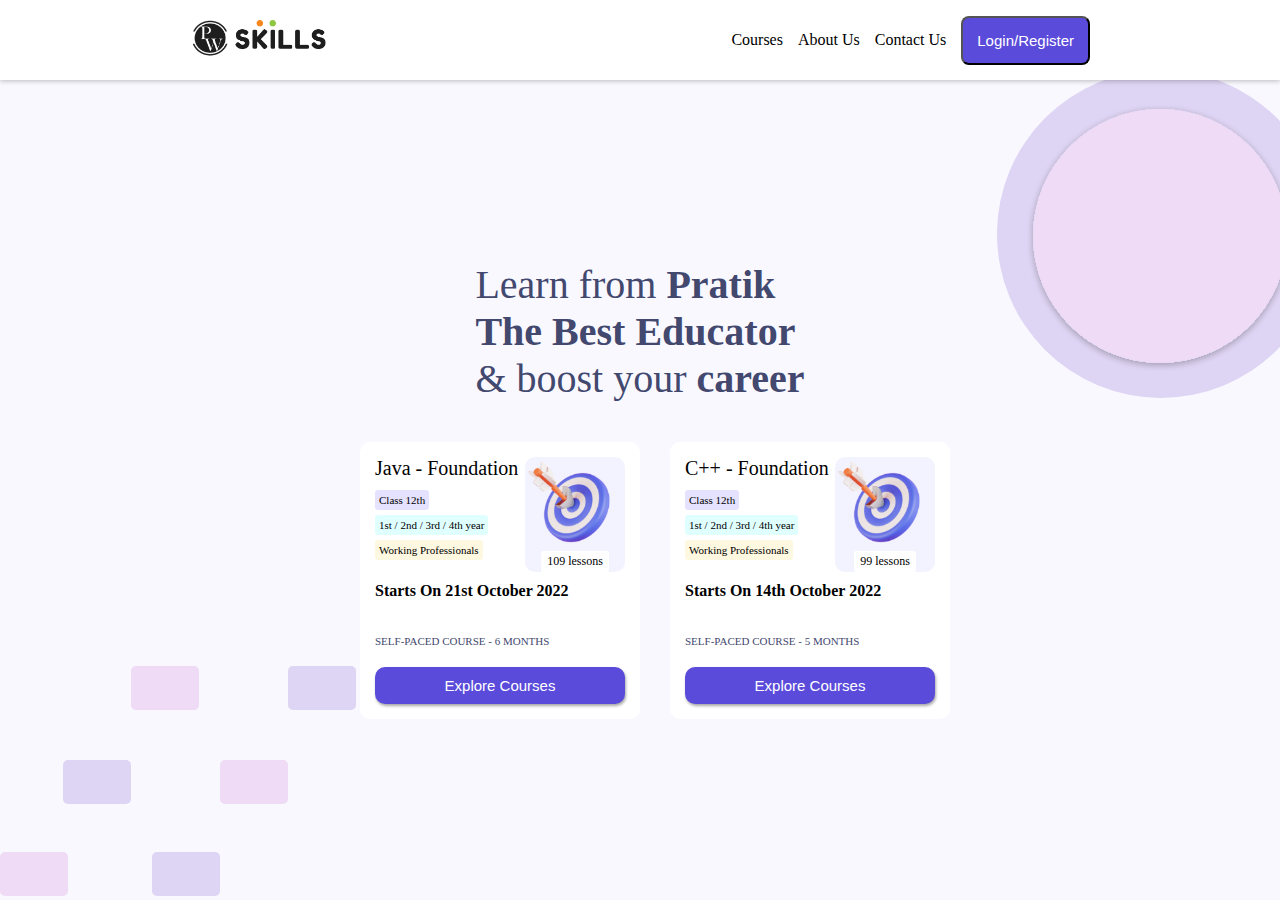
<file: index.html>
<!DOCTYPE html>
<html lang="en">
<head>
    <meta charset="UTF-8">
    <meta http-equiv="X-UA-Compatible" content="IE=edge">
    <meta name="viewport" content="width=device-width, initial-scale=1.0">
    <link rel="stylesheet" href="styles/sidebar.css">
    <link rel="stylesheet" href="styles/general.css">
    <link rel="stylesheet" href="styles/course_section.css">
    <title>PW Skills Clone</title>
</head>
<body>
    <nav id="sidebar">

        <div id="center-container-sidebar">
            <!--Left Side-->
            <div>
                <img id="pw-logo" src="images/skills_logo.png" alt="Physics Wallah">
            </div>

            <!-- Right Side-->
            <div id="center-left-container-sidebar">
                <div class="nav-button">
                    Courses
                </div>
                <div class="nav-button">
                    About Us
                </div>
                <div class="nav-button"> 
                    Contact Us
                </div>
                <div>
                    <button id="nav-button-box">Login/Register</button>
                </div>
            </div>
        </div>
    </nav>

    <main>
        <section id="course-section">
            <div id="center-container-course">
                <div id="side-text">
                    Learn from <b>Pratik</b><br> <span>The Best Educator</span><br> & boost your <span>career</span>
                </div>
                <div id="course-card-section">
                    <div class="course-card">
                        <div class="top-section">
                            <div class="top-left-section">
                                <div class="title-section">
                                    Java - Foundation
                                </div>

                                <div class="tag-section">
                                    <div class="first-tag">
                                        Class 12th
                                    </div>

                                    <div class="second-tag">
                                        1st / 2nd / 3rd / 4th year
                                    </div>

                                    <div class="third-tag">
                                        Working Professionals
                                    </div>
                                </div>
                            </div>

                            <div class="top-right-section">
                                    <div>
                                        <img src="images/course-placeholder.png">
                                    </div>
                                    <div class="lessons">
                                        109 lessons
                                    </div>
                            </div>
                        </div>
        
                        <div class="bottom-section">
                            <div class="start-date">
                                Starts On 21st October 2022 
                            </div>

                            <div class="type-course">
                                SELF-PACED COURSE - 6 MONTHS
                            </div>

                            <div class="course-button">
                                <button>Explore Courses</button>
                            </div>
                        </div>
                    </div>

                    <div class="course-card">
                        <div class="top-section">
                            <div class="top-left-section">
                                <div class="title-section">
                                    C++ - Foundation
                                </div>

                                <div class="tag-section">
                                    <div class="first-tag">
                                        Class 12th
                                    </div>

                                    <div class="second-tag">
                                        1st / 2nd / 3rd / 4th year
                                    </div>

                                    <div class="third-tag">
                                        Working Professionals
                                    </div>
                                </div>
                            </div>

                            <div class="top-right-section">
                                <div>
                                    <img src="images/course-placeholder.png">
                                </div>
                                <div class="lessons">
                                    99 lessons
                                </div>
                            </div>
                        </div>
        
                        <div class="bottom-section">
                            <div class="start-date">
                                Starts On 14th October 2022 
                            </div>

                            <div class="type-course">
                                SELF-PACED COURSE - 5 MONTHS
                            </div>

                            <div class="course-button">
                                <button>Explore Courses</button>
                            </div>
                        </div>
                        </div>
                    </div>
                </div>
            </div>
    
            <div class="top-right-circle">
                <img src="images/circle_design.svg">
            </div>

            <div class="bottom-left-rectangle">
                <img src="images/Untitledright.svg">
            </div>
            
        </section>
    </main>

    <footer></footer>
</body>
</html>
</file>
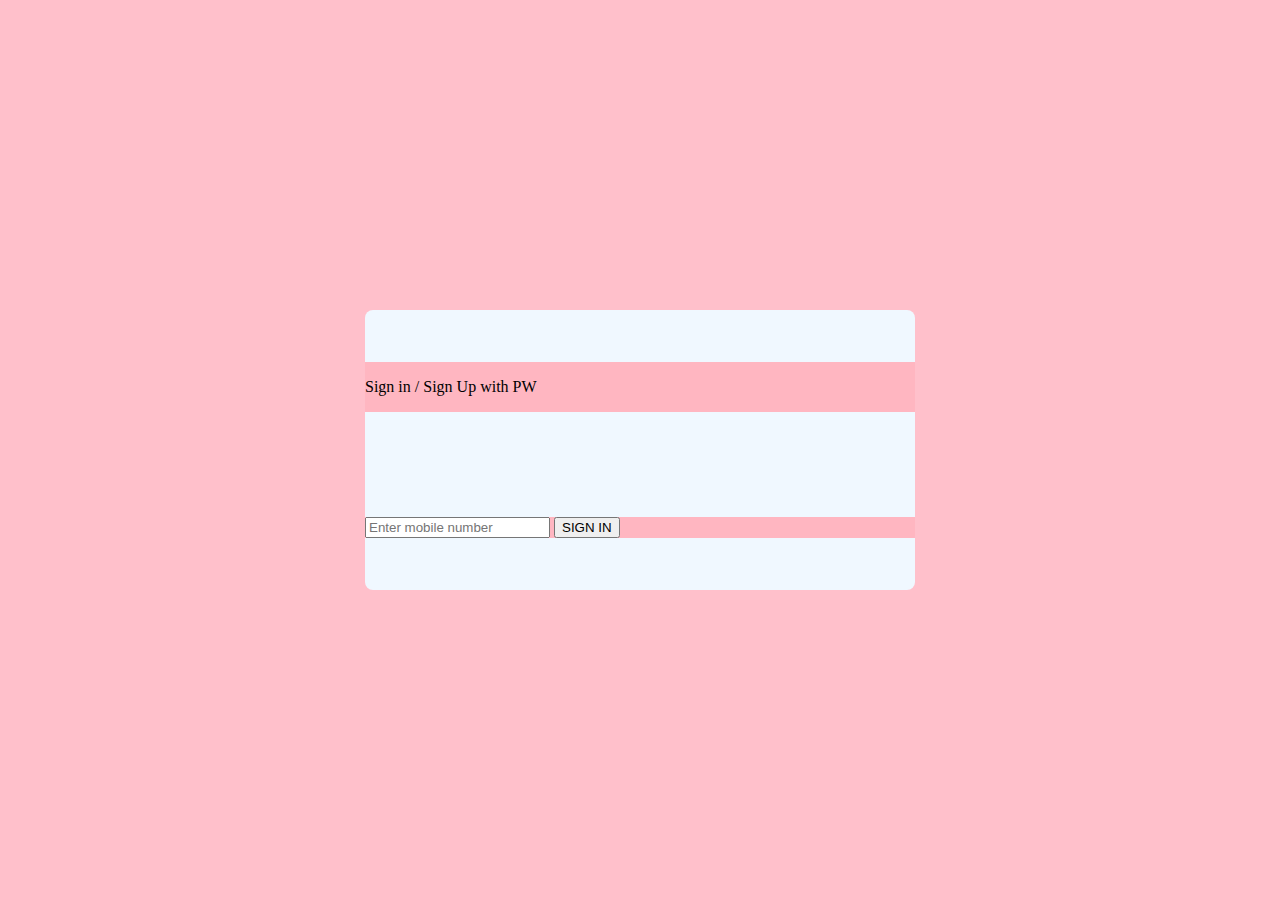
<file: login.html>
<!DOCTYPE html>
<html lang="en">
<head>
    <meta charset="UTF-8">
    <meta http-equiv="X-UA-Compatible" content="IE=edge">
    <meta name="viewport" content="width=device-width, initial-scale=1.0">
    <link rel="stylesheet" href="styles/login.css">
    <title>Login/Register</title>
</head>
<body>
    <div id="login-window">
        <div><p>Sign in / Sign Up with PW</p></div>
        <div>
            <input type="text" placeholder="Enter mobile number">
            <button>SIGN IN</button>
        </div>
    </div>
</body>
</html>
</file>
<file: styles/sidebar.css>
#sidebar {
    height: 80px;
    width: 100%;
    box-shadow: 0px 1px 5px rgba(0, 0, 0, 0.25);
    display: flex;
    align-items: center;
    justify-content: center;
    position: relative;
    background-color: white;
    z-index: 100;
}

#center-container-sidebar {
    height: 100%;
    width: 1300px;
    display: flex;
    align-items: center;
    justify-content:space-between;
    white-space: nowrap;
}

#center-left-container-sidebar {
    height: 100%;
    display: flex;
    align-items: center;
}

#center-left-container-sidebar div {
    margin-left: 15px;
}

#pw-logo {
    height: 42px;
}

.nav-button:hover {
    cursor: pointer;
    color: #5a4bda;
}

#nav-button-box {
    background-color: #5a4bda;
    color: white;
    font-size: 15px;
    font-weight: 500;
    padding: 14px;
    border-radius: 8px;
}

#nav-button-box:hover {
    cursor: pointer;
}

@media (max-width: 1315px) {

    #center-container-sidebar {
        width: 900px;
    }
}
</file>
<file: styles/general.css>
body {
    margin: 0px;
}
html{
    min-width: fit-content;
}
</file>
<file: styles/course_section.css>
#course-section {
    display: flex;
    align-items: center;
    justify-content: center;
    height: 500px;
    background-color: rgb(249, 248, 255);
    position: relative;
    overflow: clip;
    height: calc(100vh - 80px);
}

#center-container-course {
    z-index: 100;
}

#course-card-section {
    display: flex;
    align-items: center;
    justify-content: center;
}

@media (max-width: 1315px) {
    #center-container-course {
        flex-direction: column;
    }

    #side-text {
        margin-bottom: 40px;
    }
}

.top-right-circle {
    position: absolute;
    top: -10px;
    right: -45px;
    z-index: 0;
}

.bottom-left-rectangle {
    position: absolute;
    bottom: 0px;
    left: 0px;
    z-index: 0;
}

#center-container-course {
    display: flex;
    align-items: center;
    justify-content: center;
}

#side-text  {
    font-size: 40px;
    color: #43486f;
}

#side-text span {
    font-weight: bold;
}

.course-card {
    padding: 10px;
    background-color: white;
    border-radius: 10px;
    margin-left: 30px;
    padding: 15px;
}

.top-section {
    display: grid;
    grid-template-columns: 150px 100px;
}

.title-section {
    font-size: 20px;
    margin-bottom: 10px;
}

.top-right-section {
    background-color: rgb(243, 242, 255);
    border-radius: 10px;
    display: flex;
    flex-direction: column;
    align-items: center;
    justify-content: space-evenly;
}

.top-right-section img {
    width: 90%;
}

.lessons {
    font-size: 12px;
    background-color: white;
    border-radius: 2px;
    padding: 3px 6px;
}

.tag-section div {
    font-size: 11px;
    padding: 4px;
    margin-bottom: 5px;
}

.first-tag {
    background-color: rgb(229, 226, 255);
    border-radius: 3px;
    display: inline-block;
}

.second-tag {
    background-color: rgb(224, 255, 255);
    border-radius: 3px;
    display: inline-block;
}

.third-tag {
    background-color: rgb(255, 248, 224);
    border-radius: 3px;
    display: inline-block;
}

.start-date {
    margin-top: 10px;
    font-weight: bold;
}

.type-course {
    margin-top: 35px;
    font-size: 11px;
    color: #43486f;
}

.course-button {
    display: flex;
    justify-content: center;
    margin-top: 20px;
}

.course-button button {
    font-size: 15px;
    color: white;
    width: 100%;
    padding-top: 10px;
    padding-bottom: 10px;
    background-color: rgb(90, 75, 218);
    border-radius: 10px;
    border-style: none;
    box-shadow: 1px 2px 3px rgba(0, 0, 0, 0.35);
}

.course-button button:hover {
    cursor: pointer;
}

.course-button button:active {
    box-shadow: none;
}
</file>
<file: styles/login.css>
body {
    margin: 0;
    min-height: 100vh;
    background-color: pink;
    display: flex;
    align-items: center;
    justify-content: center;
}

#login-window {
    display: grid;
    grid-auto-flow: row;
    grid-template-columns: 1fr;
    align-items: center;
    justify-content: center;
    width: 550px;
    height: 280px;
    border-radius: 8px;
    background-color: aliceblue;
}

#login-window div {
    background-color: lightpink;
}
</file>
